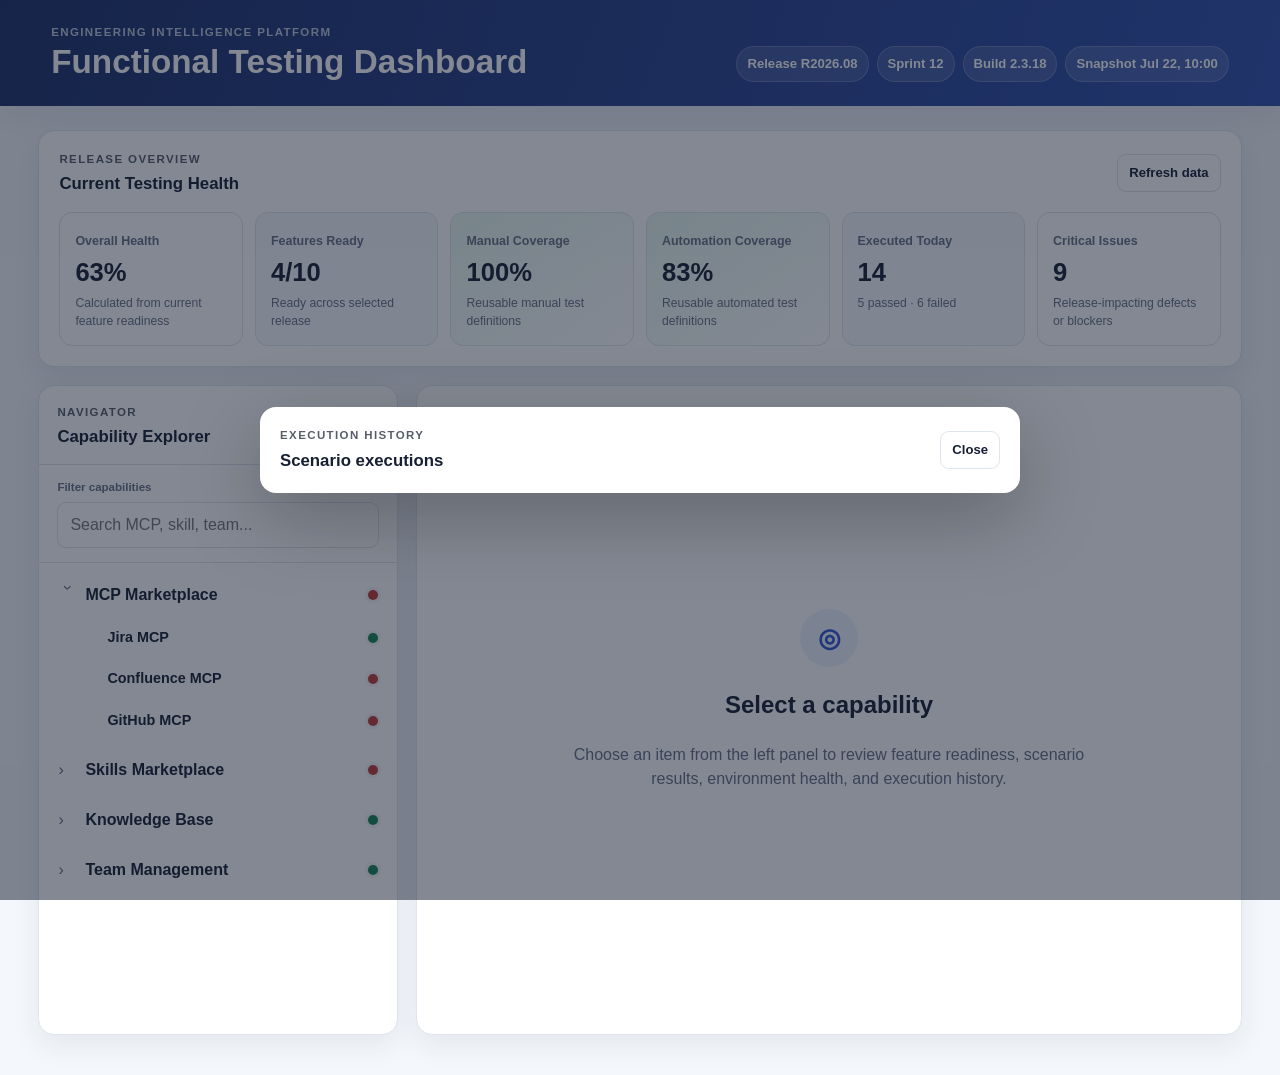
<file: index.html>
<!doctype html>
<html lang="en">
<head>
  <meta charset="utf-8">
  <meta name="viewport" content="width=device-width, initial-scale=1">
  <meta name="description" content="Agent Hub Engineering Intelligence Dashboard">
  <title>Agent Hub | Functional Testing Dashboard</title>
  <link rel="stylesheet" href="assets/css/dashboard.css">
</head>
<body>
  <a class="skip-link" href="#workspace">Skip to dashboard content</a>

  <header class="app-header">
    <div>
      <p class="eyebrow">Engineering Intelligence Platform</p>
      <h1>Functional Testing Dashboard</h1>
    </div>
    <div class="header-meta" aria-label="Snapshot metadata">
      <span id="releaseLabel">Release —</span>
      <span id="sprintLabel">Sprint —</span>
      <span id="buildLabel">Build —</span>
      <span id="snapshotLabel">Snapshot —</span>
    </div>
  </header>

  <main id="workspace" class="page-shell">
    <section class="kpi-strip" aria-labelledby="kpiHeading">
      <div class="section-heading">
        <div>
          <p class="eyebrow">Release overview</p>
          <h2 id="kpiHeading">Current Testing Health</h2>
        </div>
        <button id="refreshButton" class="secondary-button" type="button">Refresh data</button>
      </div>
      <div id="kpiGrid" class="kpi-grid" aria-live="polite"></div>
    </section>

    <section class="explorer-shell" aria-label="Capability explorer">
      <aside class="capability-panel">
        <div class="panel-heading">
          <div>
            <p class="eyebrow">Navigator</p>
            <h2>Capability Explorer</h2>
          </div>
          <button id="collapseAllButton" class="icon-button" type="button" aria-label="Collapse all capability groups">Collapse all</button>
        </div>

        <div class="search-wrap">
          <label for="capabilitySearch">Filter capabilities</label>
          <input id="capabilitySearch" type="search" placeholder="Search MCP, skill, team..." autocomplete="off">
        </div>

        <div id="capabilityTree" class="capability-tree" role="tree" aria-label="Capability groups"></div>
      </aside>

      <section class="detail-panel" aria-labelledby="detailTitle">
        <div id="detailContent" class="detail-content">
          <div class="empty-state">
            <div class="empty-icon" aria-hidden="true">◎</div>
            <h2 id="detailTitle">Select a capability</h2>
            <p>Choose an item from the left panel to review feature readiness, scenario results, environment health, and execution history.</p>
          </div>
        </div>
      </section>
    </section>
  </main>

  <div id="executionDialog" class="dialog-backdrop" hidden>
    <section class="dialog-card" role="dialog" aria-modal="true" aria-labelledby="dialogTitle">
      <div class="dialog-heading">
        <div>
          <p class="eyebrow">Execution history</p>
          <h2 id="dialogTitle">Scenario executions</h2>
        </div>
        <button id="closeDialogButton" class="icon-button" type="button" aria-label="Close execution history">Close</button>
      </div>
      <div id="dialogBody"></div>
    </section>
  </div>

  <noscript>
    <div class="noscript-message">This dashboard requires JavaScript to load the generated snapshot.</div>
  </noscript>

  <script src="assets/js/dashboard.js" defer></script>
</body>
</html>
</file>
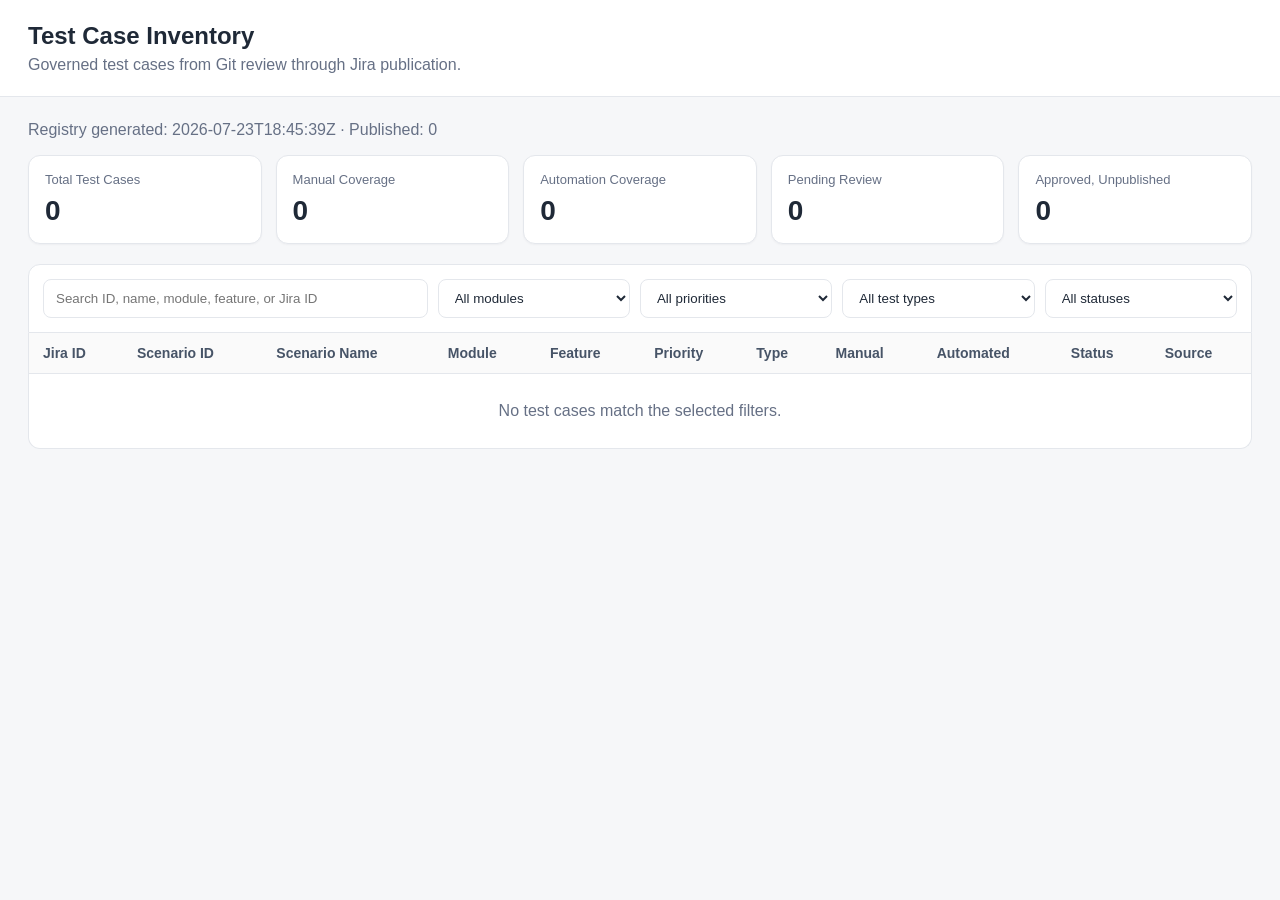
<file: reports/test_cases.html>
<!DOCTYPE html>
<html lang="en">
<head>
  <meta charset="UTF-8">
  <meta name="viewport" content="width=device-width, initial-scale=1.0">
  <title>Functional Testing Dashboard — Test Cases</title>
  <style>
    :root { --bg:#f6f7f9; --card:#fff; --text:#1f2937; --muted:#667085; --border:#e4e7ec; --accent:#875bf7; --good:#067647; --warn:#b54708; --bad:#b42318; }
    * { box-sizing:border-box; }
    body { margin:0; font-family:Inter,Segoe UI,Arial,sans-serif; background:var(--bg); color:var(--text); }
    header { background:#fff; border-bottom:1px solid var(--border); padding:22px 28px; }
    header h1 { margin:0 0 6px; font-size:24px; }
    header p { margin:0; color:var(--muted); }
    main { padding:24px 28px 40px; max-width:1600px; margin:auto; }
    .status { margin-bottom:16px; color:var(--muted); }
    .cards { display:grid; grid-template-columns:repeat(5,minmax(150px,1fr)); gap:14px; margin-bottom:20px; }
    .card { background:var(--card); border:1px solid var(--border); border-radius:12px; padding:16px; box-shadow:0 1px 2px rgba(16,24,40,.04); }
    .card span { display:block; color:var(--muted); font-size:13px; margin-bottom:8px; }
    .card strong { font-size:28px; }
    .toolbar { display:grid; grid-template-columns:2fr repeat(4,1fr); gap:10px; background:var(--card); border:1px solid var(--border); border-radius:12px 12px 0 0; padding:14px; }
    input, select { width:100%; padding:10px 12px; border:1px solid var(--border); border-radius:8px; background:#fff; color:var(--text); }
    .table-wrap { overflow:auto; background:var(--card); border:1px solid var(--border); border-top:0; border-radius:0 0 12px 12px; }
    table { width:100%; border-collapse:collapse; min-width:1150px; }
    th,td { padding:12px 14px; border-bottom:1px solid var(--border); text-align:left; vertical-align:top; font-size:14px; }
    th { background:#fafafa; color:#475467; position:sticky; top:0; z-index:1; }
    tr:hover td { background:#fcfcfd; }
    .badge { display:inline-block; border-radius:999px; padding:3px 9px; font-size:12px; font-weight:600; background:#f2f4f7; }
    .Published { color:var(--good); background:#ecfdf3; }
    .Approved { color:var(--warn); background:#fffaeb; }
    .Pending { color:#175cd3; background:#eff8ff; }
    .Rejected,.Invalid { color:var(--bad); background:#fef3f2; }
    a { color:#6941c6; text-decoration:none; }
    a:hover { text-decoration:underline; }
    .empty { padding:28px; text-align:center; color:var(--muted); }
    @media (max-width:1000px) { .cards{grid-template-columns:repeat(2,1fr)} .toolbar{grid-template-columns:1fr 1fr} }
  </style>
</head>
<body>
<header>
  <h1>Test Case Inventory</h1>
  <p>Governed test cases from Git review through Jira publication.</p>
</header>
<main>
  <div id="status" class="status">Loading test-case registry…</div>
  <section class="cards">
    <div class="card"><span>Total Test Cases</span><strong id="total">0</strong></div>
    <div class="card"><span>Manual Coverage</span><strong id="manual">0</strong></div>
    <div class="card"><span>Automation Coverage</span><strong id="automation">0</strong></div>
    <div class="card"><span>Pending Review</span><strong id="pending">0</strong></div>
    <div class="card"><span>Approved, Unpublished</span><strong id="approved">0</strong></div>
  </section>
  <section class="toolbar">
    <input id="search" placeholder="Search ID, name, module, feature, or Jira ID">
    <select id="module"><option value="">All modules</option></select>
    <select id="priority"><option value="">All priorities</option></select>
    <select id="type"><option value="">All test types</option></select>
    <select id="state"><option value="">All statuses</option></select>
  </section>
  <div class="table-wrap">
    <table>
      <thead><tr><th>Jira ID</th><th>Scenario ID</th><th>Scenario Name</th><th>Module</th><th>Feature</th><th>Priority</th><th>Type</th><th>Manual</th><th>Automated</th><th>Status</th><th>Source</th></tr></thead>
      <tbody id="rows"></tbody>
    </table>
    <div id="empty" class="empty" hidden>No test cases match the selected filters.</div>
  </div>
</main>
<script>
const registryUrl = '../data/test_case_registry.json';
let records = [];
const byId = id => document.getElementById(id);
const yesNo = value => value ? 'Yes' : 'No';
const escapeHtml = value => String(value ?? '').replace(/[&<>'"]/g, c => ({'&':'&amp;','<':'&lt;','>':'&gt;',"'":'&#39;','"':'&quot;'}[c]));
function optionValues(id, values) {
  const select = byId(id);
  [...new Set(values.filter(Boolean))].sort().forEach(value => {
    const option = document.createElement('option'); option.value=value; option.textContent=value; select.appendChild(option);
  });
}
function render() {
  const q=byId('search').value.toLowerCase().trim(), module=byId('module').value, priority=byId('priority').value, type=byId('type').value, state=byId('state').value;
  const filtered=records.filter(r => {
    const hay=[r.jira_id,r.scenario_id,r.scenario_name,r.business_module,r.business_feature,r.category].join(' ').toLowerCase();
    return (!q||hay.includes(q)) && (!module||r.business_module===module) && (!priority||r.priority===priority) && (!type||r.test_type===type) && (!state||r.review_status===state);
  });
  byId('rows').innerHTML=filtered.map(r => `<tr>
    <td>${r.jira_url ? `<a href="${escapeHtml(r.jira_url)}" target="_blank" rel="noopener">${escapeHtml(r.jira_id)}</a>` : escapeHtml(r.jira_id||'—')}</td>
    <td>${escapeHtml(r.scenario_id)}</td><td>${escapeHtml(r.scenario_name)}</td><td>${escapeHtml(r.business_module)}</td><td>${escapeHtml(r.business_feature)}</td>
    <td>${escapeHtml(r.priority)}</td><td>${escapeHtml(r.test_type)}</td><td>${yesNo(r.manual_exists)}</td><td>${yesNo(r.automation_exists)}</td>
    <td><span class="badge ${escapeHtml(r.review_status)}">${escapeHtml(r.review_status)}</span></td>
    <td><a href="../${escapeHtml(r.source_file)}">Open</a>${r.validation_status==='Invalid'?' · <span class="badge Invalid">Invalid</span>':''}</td>
  </tr>`).join('');
  byId('empty').hidden=filtered.length!==0;
}
fetch(registryUrl).then(r => { if(!r.ok) throw new Error(`HTTP ${r.status}`); return r.json(); }).then(data => {
  records=data.test_cases||[]; const s=data.summary||{};
  byId('total').textContent=s.total_test_cases||0; byId('manual').textContent=s.manual_test_cases||0; byId('automation').textContent=s.automated_test_cases||0; byId('pending').textContent=s.pending_review||0; byId('approved').textContent=s.approved_unpublished||0;
  byId('status').textContent=`Registry generated: ${data.generated_at||'not generated yet'} · Published: ${s.published||0}`;
  optionValues('module',records.map(r=>r.business_module)); optionValues('priority',records.map(r=>r.priority)); optionValues('type',records.map(r=>r.test_type)); optionValues('state',records.map(r=>r.review_status)); render();
}).catch(error => { byId('status').textContent=`Unable to load ${registryUrl}: ${error.message}. Serve the repository through GitHub Pages or a local HTTP server.`; });
['search','module','priority','type','state'].forEach(id => byId(id).addEventListener(id==='search'?'input':'change',render));
</script>
</body>
</html>
</file>
<file: assets/css/dashboard.css>
:root {
  --bg: #f4f7fb;
  --surface: #ffffff;
  --surface-soft: #f8fafc;
  --text: #172033;
  --muted: #667085;
  --border: #dfe5ee;
  --accent: #3157d5;
  --accent-soft: #eef2ff;
  --green: #168455;
  --green-soft: #e9f8f1;
  --amber: #b66a08;
  --amber-soft: #fff5df;
  --red: #c0393b;f
  --red-soft: #fff0f0;
  --grey: #8792a2;
  --grey-soft: #eef1f5;
  --shadow: 0 10px 28px rgba(34, 47, 74, 0.08);
  --radius: 16px;
  --radius-sm: 10px;
}

* { box-sizing: border-box; }

html { color-scheme: light; }

body {
  margin: 0;
  min-width: 320px;
  background: var(--bg);
  color: var(--text);
  font-family: Inter, ui-sans-serif, -apple-system, BlinkMacSystemFont, "Segoe UI", sans-serif;
  line-height: 1.5;
}

button, input { font: inherit; }

button { cursor: pointer; }

a { color: var(--accent); }

.skip-link {
  position: fixed;
  left: 16px;
  top: -60px;
  z-index: 100;
  padding: 10px 14px;
  background: var(--text);
  color: #fff;
  border-radius: 8px;
}
.skip-link:focus { top: 16px; }

.app-header {
  display: flex;
  justify-content: space-between;
  gap: 24px;
  align-items: flex-end;
  padding: 24px clamp(20px, 4vw, 56px);
  background: linear-gradient(110deg, #1c2f68, #304fad);
  color: #fff;
  box-shadow: var(--shadow);
}

.app-header h1 {
  margin: 2px 0 0;
  font-size: clamp(1.45rem, 2.6vw, 2.15rem);
  line-height: 1.15;
}

.eyebrow {
  margin: 0;
  color: inherit;
  opacity: .72;
  font-size: .72rem;
  font-weight: 800;
  letter-spacing: .12em;
  text-transform: uppercase;
}

.header-meta {
  display: flex;
  flex-wrap: wrap;
  justify-content: flex-end;
  gap: 8px;
}

.header-meta span {
  padding: 7px 10px;
  background: rgba(255,255,255,.12);
  border: 1px solid rgba(255,255,255,.18);
  border-radius: 999px;
  font-size: .82rem;
  font-weight: 700;
}

.page-shell {
  max-width: 1600px;
  margin: 0 auto;
  padding: 24px clamp(16px, 3vw, 40px) 40px;
}

.kpi-strip,
.capability-panel,
.detail-panel {
  background: var(--surface);
  border: 1px solid var(--border);
  border-radius: var(--radius);
  box-shadow: var(--shadow);
}

.kpi-strip { padding: 20px; }

.section-heading,
.panel-heading,
.dialog-heading,
.detail-title-row {
  display: flex;
  justify-content: space-between;
  align-items: center;
  gap: 16px;
}

.section-heading h2,
.panel-heading h2,
.dialog-heading h2 {
  margin: 3px 0 0;
  font-size: 1.05rem;
}

.secondary-button,
.icon-button {
  border: 1px solid var(--border);
  background: var(--surface);
  color: var(--text);
  border-radius: 9px;
  padding: 8px 11px;
  font-size: .82rem;
  font-weight: 750;
}
.secondary-button:hover,
.icon-button:hover { background: var(--surface-soft); }

.kpi-grid {
  display: grid;
  grid-template-columns: repeat(6, minmax(0, 1fr));
  gap: 12px;
  margin-top: 16px;
}

.kpi-card {
  min-height: 116px;
  padding: 15px;
  border: 1px solid var(--border);
  border-radius: 13px;
  background: var(--surface-soft);
}

.kpi-card.health-green { background: linear-gradient(145deg, var(--green-soft), #fff); }
.kpi-card.health-amber { background: linear-gradient(145deg, var(--amber-soft), #fff); }
.kpi-card.health-red { background: linear-gradient(145deg, var(--red-soft), #fff); }

.kpi-label {
  color: var(--muted);
  font-size: .78rem;
  font-weight: 750;
}

.kpi-value {
  display: block;
  margin-top: 8px;
  font-size: clamp(1.5rem, 2vw, 2rem);
  line-height: 1;
  font-weight: 850;
}

.kpi-detail {
  display: block;
  margin-top: 8px;
  color: var(--muted);
  font-size: .76rem;
}

.explorer-shell {
  display: grid;
  grid-template-columns: minmax(285px, 360px) minmax(0, 1fr);
  gap: 18px;
  min-height: 650px;
  margin-top: 18px;
}

.capability-panel,
.detail-panel {
  min-height: 650px;
  overflow: hidden;
}

.capability-panel {
  display: flex;
  flex-direction: column;
}

.panel-heading {
  padding: 18px 18px 14px;
  border-bottom: 1px solid var(--border);
}

.search-wrap {
  padding: 14px 18px;
  border-bottom: 1px solid var(--border);
}

.search-wrap label {
  display: block;
  margin-bottom: 6px;
  color: var(--muted);
  font-size: .72rem;
  font-weight: 750;
}

.search-wrap input {
  width: 100%;
  padding: 10px 12px;
  border: 1px solid var(--border);
  border-radius: 9px;
  outline: none;
}
.search-wrap input:focus {
  border-color: var(--accent);
  box-shadow: 0 0 0 3px rgba(49,87,213,.12);
}

.capability-tree {
  overflow: auto;
  padding: 10px;
}

.tree-group { margin-bottom: 6px; }

.tree-row {
  display: grid;
  grid-template-columns: 20px minmax(0, 1fr) auto;
  align-items: center;
  gap: 7px;
  width: 100%;
  padding: 10px 9px;
  border: 0;
  border-radius: 9px;
  background: transparent;
  color: var(--text);
  text-align: left;
}

.tree-row:hover,
.tree-row.active { background: var(--accent-soft); }

.tree-row.child {
  padding-left: 31px;
  font-size: .9rem;
}

.tree-toggle {
  color: var(--muted);
  transition: transform .15s ease;
}
.tree-toggle.open { transform: rotate(90deg); }

.tree-name {
  overflow: hidden;
  text-overflow: ellipsis;
  white-space: nowrap;
  font-weight: 760;
}

.tree-row.child .tree-name { font-weight: 620; }

.health-dot {
  width: 10px;
  height: 10px;
  border-radius: 50%;
  box-shadow: 0 0 0 3px rgba(0,0,0,.04);
}
.health-dot.green { background: var(--green); }
.health-dot.amber { background: var(--amber); }
.health-dot.red { background: var(--red); }
.health-dot.grey { background: var(--grey); }

.tree-children[hidden] { display: none; }

.detail-panel { overflow: auto; }

.detail-content { padding: 22px; }

.empty-state {
  display: grid;
  place-items: center;
  align-content: center;
  min-height: 600px;
  padding: 30px;
  color: var(--muted);
  text-align: center;
}

.empty-state h2 { margin-bottom: 4px; color: var(--text); }
.empty-state p { max-width: 520px; }
.empty-icon {
  display: grid;
  place-items: center;
  width: 58px;
  height: 58px;
  border-radius: 50%;
  background: var(--accent-soft);
  color: var(--accent);
  font-size: 1.6rem;
  font-weight: 900;
}

.breadcrumbs {
  margin-bottom: 14px;
  color: var(--muted);
  font-size: .78rem;
}

.detail-title-row h2 { margin: 0; font-size: 1.55rem; }
.detail-subtitle { margin: 5px 0 0; color: var(--muted); }

.health-pill,
.status-pill {
  display: inline-flex;
  align-items: center;
  gap: 6px;
  border-radius: 999px;
  padding: 7px 10px;
  font-size: .78rem;
  font-weight: 800;
}
.health-pill.green, .status-pill.passed { background: var(--green-soft); color: var(--green); }
.health-pill.amber, .status-pill.blocked { background: var(--amber-soft); color: var(--amber); }
.health-pill.red, .status-pill.failed { background: var(--red-soft); color: var(--red); }
.health-pill.grey, .status-pill.not-executed { background: var(--grey-soft); color: var(--grey); }

.summary-grid {
  display: grid;
  grid-template-columns: repeat(5, minmax(0, 1fr));
  gap: 10px;
  margin: 18px 0;
}

.summary-card {
  padding: 13px;
  background: var(--surface-soft);
  border: 1px solid var(--border);
  border-radius: 11px;
}
.summary-card span { display: block; }
.summary-label { color: var(--muted); font-size: .72rem; font-weight: 720; }
.summary-value { margin-top: 5px; font-size: 1.2rem; font-weight: 840; }

.content-section {
  margin-top: 18px;
  border-top: 1px solid var(--border);
  padding-top: 18px;
}

.content-section h3 { margin: 0 0 11px; font-size: 1rem; }

.feature-list { display: grid; gap: 9px; }

.feature-button {
  display: grid;
  grid-template-columns: minmax(0, 1fr) auto auto;
  gap: 12px;
  align-items: center;
  width: 100%;
  padding: 12px 14px;
  border: 1px solid var(--border);
  border-radius: 11px;
  background: var(--surface);
  color: var(--text);
  text-align: left;
}
.feature-button:hover { border-color: #bac6da; background: var(--surface-soft); }
.feature-name { font-weight: 760; }
.feature-meta { color: var(--muted); font-size: .76rem; }

.scenario-table-wrap {
  overflow-x: auto;
  border: 1px solid var(--border);
  border-radius: 12px;
}

.scenario-table {
  width: 100%;
  min-width: 840px;
  border-collapse: collapse;
}

.scenario-table th,
.scenario-table td {
  padding: 12px 13px;
  border-bottom: 1px solid var(--border);
  text-align: left;
  vertical-align: middle;
}

.scenario-table th {
  background: var(--surface-soft);
  color: var(--muted);
  font-size: .72rem;
  letter-spacing: .04em;
  text-transform: uppercase;
}

.scenario-table tr:last-child td { border-bottom: 0; }

.scenario-name { font-weight: 700; }

.result-icon {
  display: inline-grid;
  place-items: center;
  width: 27px;
  height: 27px;
  border-radius: 50%;
  font-weight: 900;
}
.result-icon.pass { background: var(--green-soft); color: var(--green); }
.result-icon.fail { background: var(--red-soft); color: var(--red); }
.result-icon.blocked { background: var(--amber-soft); color: var(--amber); }
.result-icon.none { background: var(--grey-soft); color: var(--grey); }

.link-button {
  border: 0;
  padding: 0;
  background: transparent;
  color: var(--accent);
  font-weight: 750;
  text-decoration: underline;
  text-underline-offset: 3px;
}

.environment-grid {
  display: grid;
  grid-template-columns: repeat(5, minmax(0, 1fr));
  gap: 9px;
}

.environment-card {
  padding: 13px;
  text-align: center;
  border: 1px solid var(--border);
  border-radius: 11px;
  background: var(--surface-soft);
}
.environment-card strong { display: block; }
.environment-card span { color: var(--muted); font-size: .75rem; }

.dialog-backdrop {
  position: fixed;
  inset: 0;
  z-index: 50;
  display: grid;
  place-items: center;
  padding: 20px;
  background: rgba(18, 27, 46, .52);
}

.dialog-backdrop[hidden] {
  display none !important;
}

.dialog-card {
  width: min(760px, 100%);
  max-height: 82vh;
  overflow: auto;
  padding: 20px;
  border-radius: 16px;
  background: var(--surface);
  box-shadow: 0 24px 80px rgba(0,0,0,.25);
}

.history-list { display: grid; gap: 9px; margin-top: 16px; }

.history-row {
  display: grid;
  grid-template-columns: 1.4fr .8fr .8fr .8fr;
  gap: 10px;
  align-items: center;
  padding: 11px;
  border: 1px solid var(--border);
  border-radius: 10px;
}

.error-banner {
  margin: 20px;
  padding: 14px;
  border: 1px solid #efb4b4;
  border-radius: 10px;
  background: var(--red-soft);
  color: var(--red);
}

.noscript-message { padding: 20px; background: var(--red-soft); color: var(--red); }

@media (max-width: 1100px) {
  .kpi-grid { grid-template-columns: repeat(3, minmax(0, 1fr)); }
  .summary-grid { grid-template-columns: repeat(3, minmax(0, 1fr)); }
}

@media (max-width: 820px) {
  .app-header { align-items: flex-start; flex-direction: column; }
  .header-meta { justify-content: flex-start; }
  .explorer-shell { grid-template-columns: 1fr; }
  .capability-panel { min-height: auto; max-height: 430px; }
  .detail-panel { min-height: 560px; }
}

@media (max-width: 620px) {
  .page-shell { padding-inline: 10px; }
  .kpi-grid { grid-template-columns: repeat(2, minmax(0, 1fr)); }
  .summary-grid { grid-template-columns: repeat(2, minmax(0, 1fr)); }
  .environment-grid { grid-template-columns: repeat(2, minmax(0, 1fr)); }
  .section-heading { align-items: flex-start; }
}
</file>
